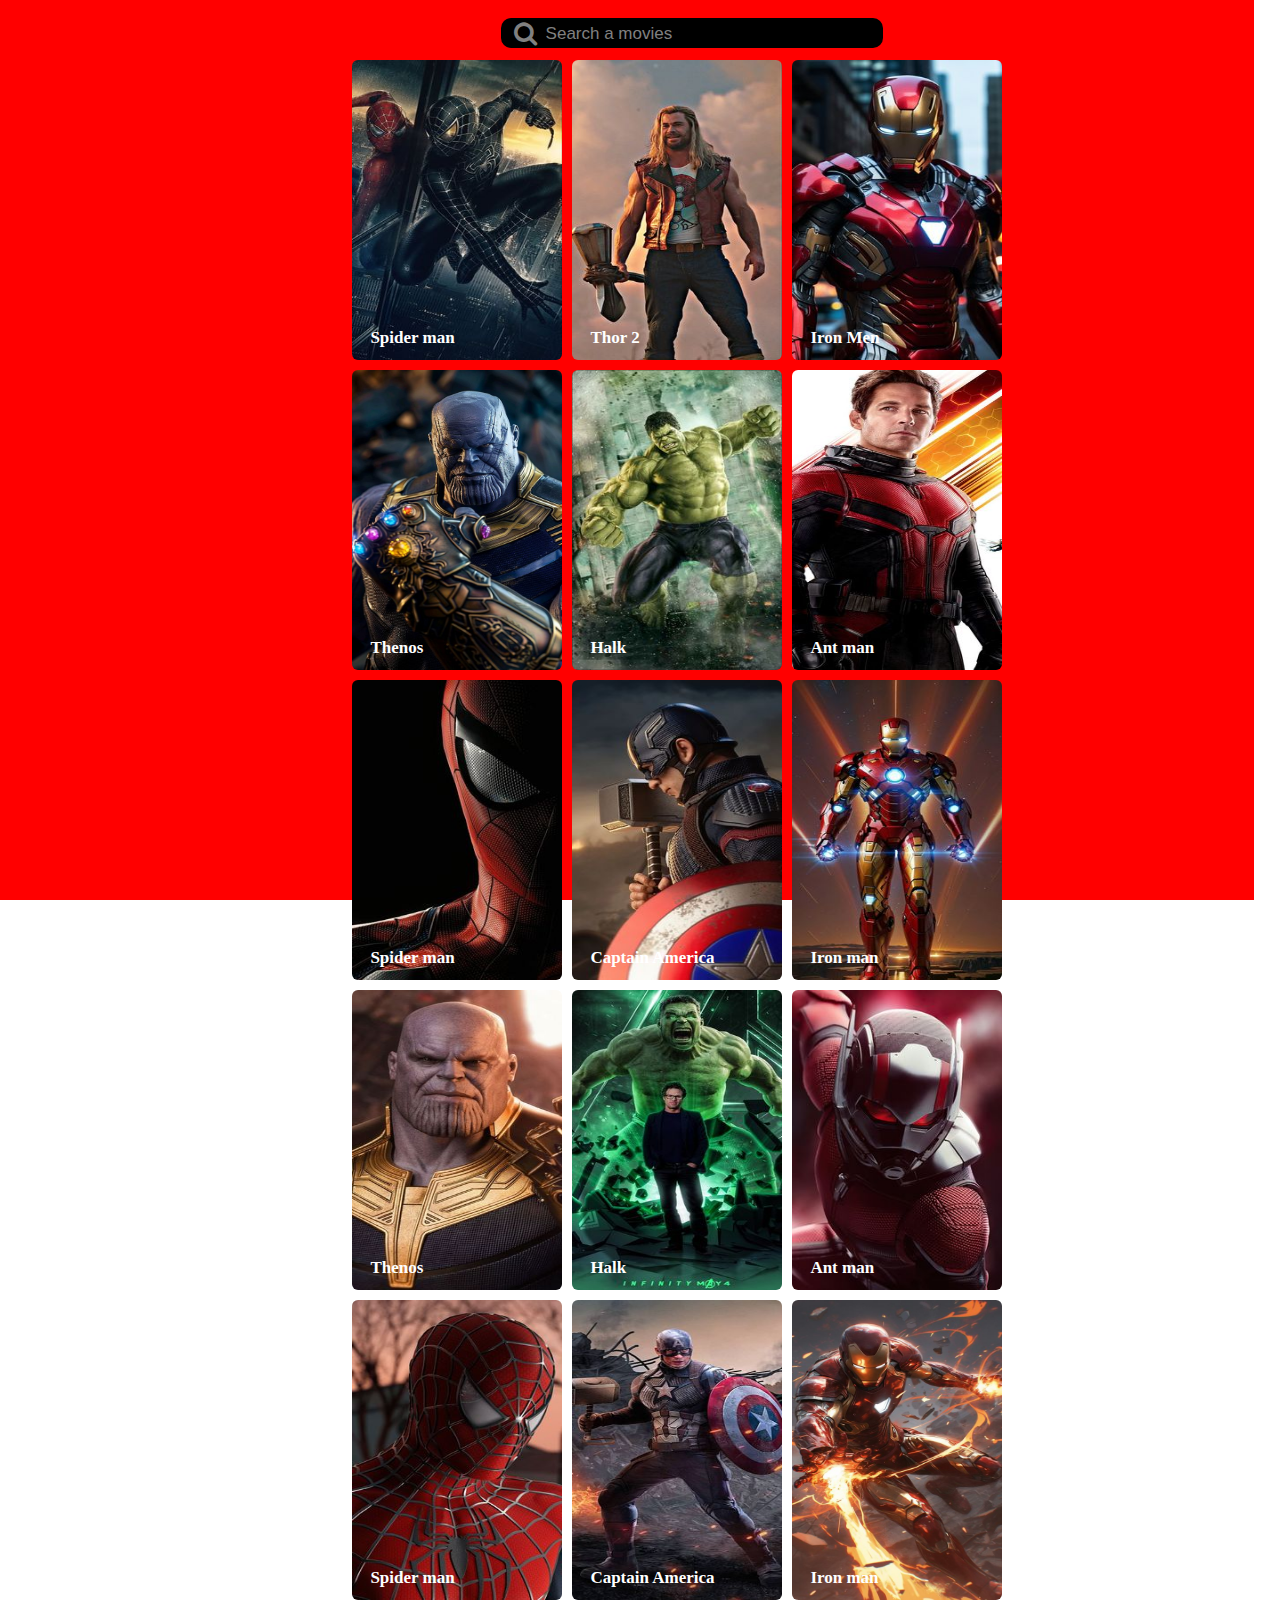
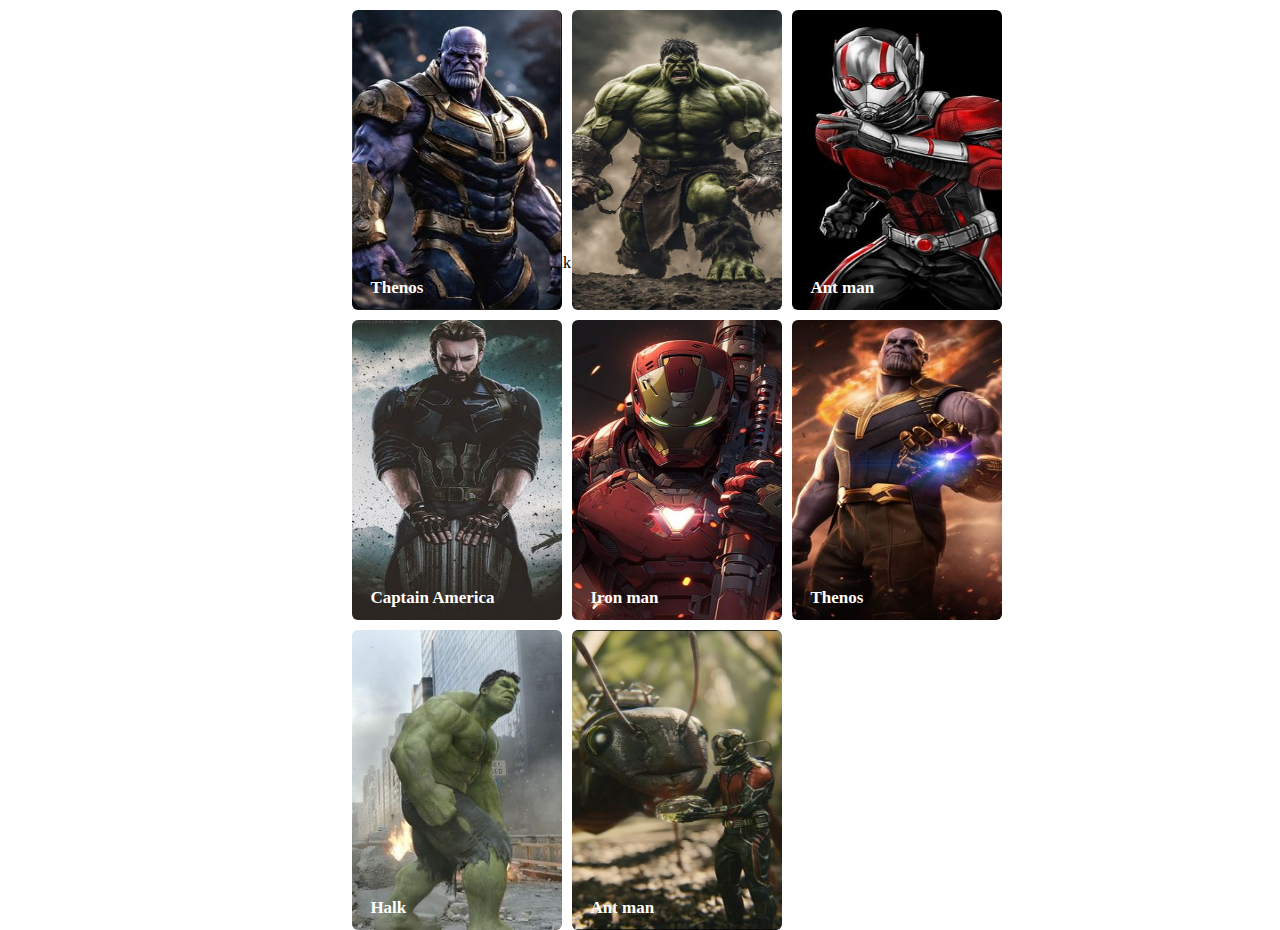
<file: index.html>
<!DOCTYPE html>
<html lang="en">

<head>
    <meta charset="UTF-8">
    <meta name="viewport" content="width=device-width, initial-scale=1.0">
    <title>Responsive-Image-Gallery-with-Search-Box</title>
    <link rel="stylesheet" href="./style.css">
    <link rel="stylesheet" href="https://cdnjs.cloudflare.com/ajax/libs/font-awesome/4.7.0/css/font-awesome.min.css">
</head>

<body>
    <div class="container">
        <div class="search">
            <i class="fa fab fa-search">

            </i> <input type="text" placeholder="Search a movies">
        </div>
        <div class="image">

            <div class="imageBox">
                <img src="./IMAGE/0.jpg" alt="">
                <h6>Spider man</h6>
            </div>
            <div class="imageBox">
                <img src="./IMAGE/11.jpg" alt="">
                <h6>Thor 2</h6>
            </div>
            <div class="imageBox">
                <img src="./IMAGE/31.jpg" alt="">
                <h6>Iron Men</h6>
            </div>
            <div class="imageBox">
                <img src="./IMAGE/41.jpg" alt="">
                <h6>Thenos</h6>
            </div>
            <div class="imageBox">
                <img src="./IMAGE/51.jpg" alt="">
                <h6>Halk</h6>
            </div>
            <div class="imageBox">
                <img src="./IMAGE/61.jpg" alt="">
                <h6>Ant man</h6>
            </div>
            <div class="imageBox">
                <img src="./IMAGE/1.jpg" alt="">
                <h6>Spider man</h6>
            </div>
            <div class="imageBox">
                <img src="./IMAGE/21.jpg" alt="">
                <h6>Captain America</h6>
            </div>
            <div class="imageBox">
                <img src="./IMAGE/32.jpg" alt="">
                <h6>Iron man</h6>
            </div>
            <div class="imageBox">
                <img src="./IMAGE/42.jpg" alt="">
                <h6>Thenos</h6>
            </div>
            <div class="imageBox">
                <img src="./IMAGE/52.jpg" alt="">
                <h6>Halk</h6>
            </div>
            <div class="imageBox">
                <img src="./IMAGE/62.jpg" alt="">
                <h6>Ant man</h6>
            </div>
            <div class="imageBox">
                <img src="./IMAGE/3.jpg" alt="">
                <h6>Spider man</h6>
            </div>
            <div class="imageBox">
                <img src="./IMAGE/23.jpg" alt="">
                <h6>Captain America</h6>
            </div>
            <div class="imageBox">
                <img src="./IMAGE/33.jpg" alt="">
                <h6>Iron man</h6>
            </div>
            <div class="imageBox">
                <img src="./IMAGE/43.jpg" alt="">
                <h6>Thenos</h6>
            </div>
            <div class="imageBox">
                <img src="./IMAGE/53.jpg" alt="">
                <h6></h6>Halk
            </div>
            <div class="imageBox">
                <img src="./IMAGE/63.jpg" alt="">
                <h6>Ant man</h6>
            </div>
            <div class="imageBox">
                <img src="./IMAGE/24.jpg" alt="">
                <h6>Captain America</h6>
            </div>
            <div class="imageBox">
                <img src="./IMAGE/34.jpg" alt="">
                <h6>Iron man</h6>
            </div>
            <div class="imageBox">
                <img src="./IMAGE/44.jpg" alt="">
                <h6>Thenos</h6>
            </div>
            <div class="imageBox">
                <img src="./IMAGE/54.jpg" alt="">
                <h6>Halk</h6>
            </div>
            <div class="imageBox">
                <img src="./IMAGE/64.jpg" alt="">
                <h6>Ant man</h6>
            </div>
        </div>
    </div>
    <script src="./script.js"></script>
</body>

</html>
</file>
<file: style.css>
*{
    margin: 0;
    padding: 0;
    box-sizing:border-box;
}

body{
    width: 98vw;
    height: 100vh;
    /* background-color:gray; */
}
.container{
   width: 98vw;
   height: 100vh;
    margin: 0 auto;
    background-color: red;
    

}
.container .search{
    position: absolute;
    left: 37%;
    top: 2%;
    z-index: 1;

}
.search input{
    cursor: pointer;
    /* margin-top: 10px; */
    background-color: black;
    font-size: 25px;
    height: 30px;
    border-radius: 10px;
    outline: none;
    border: none;
    color: gray;
    padding: 0 15px 0 45px;
}
input::placeholder{
    color: gray;
    font-size: 17px;
    position: relative;
    bottom: 10%;
}
.search  i{
 color:gray;
 font-size: 25px;
 position: relative;
 left: 10%;
 bottom: 15%;
}
.container .image .imageBox{
    height: 300px;
    width: 210px;
    border-radius: 6px;
}
.image .imageBox :hover{
    transform: scale(1.05);
}
.image .imageBox img{
    transition:transform 0.2s linear;
}
.container .image img{
    position: relative;
    left: 15%;
    top: 60px;
    height: 100%;
    width: 100%;
    border-radius: 6px;
}
h6{
    position:relative;
   left: 24%;
   top: 8%;
    color: white;
    font-size: 17px;
}
.container .image{
    /* width: 100vw; */
    position: absolute;
    left: 25%;
    width: 60%;
   /* margin-top: 20px; */
    display: flex;
    gap: 10px;
    flex-wrap: wrap;
}
</file>
